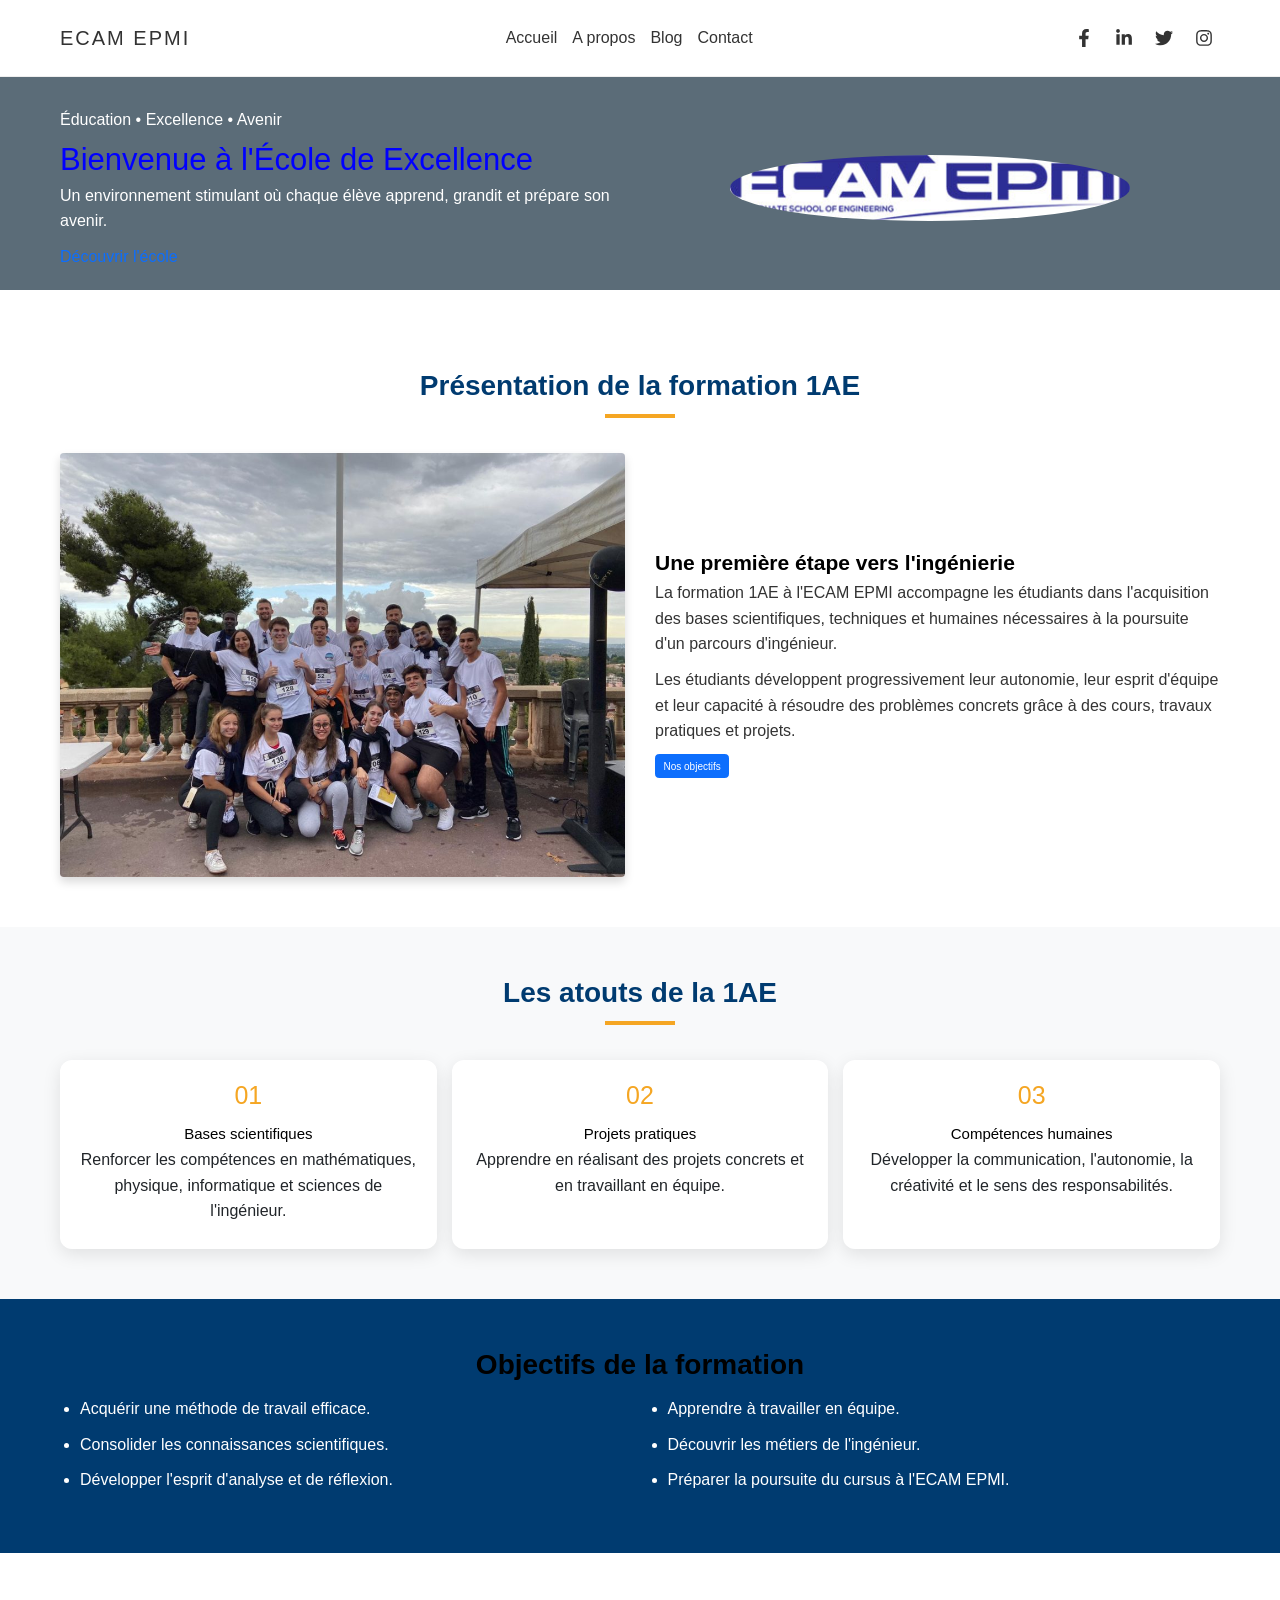
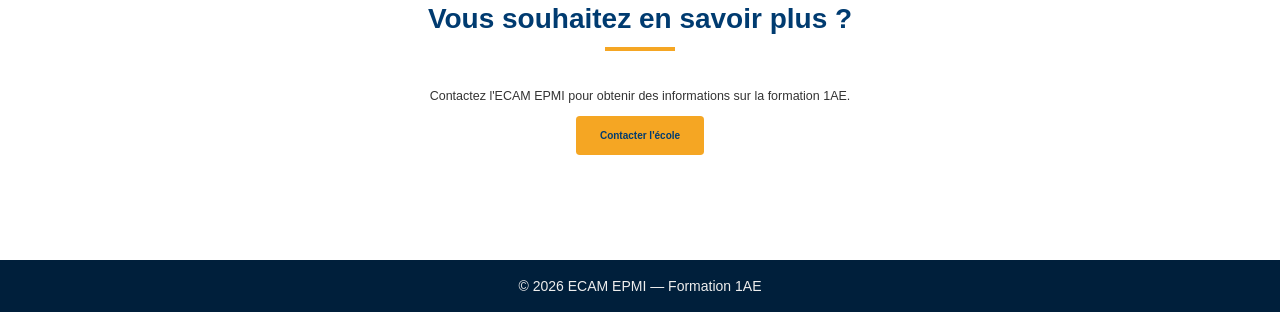
<file: index.html>
<html lang="fr">

<head>
  <meta charset="UTF-8">
  <meta http-equiv="X-UA-Compatible" content="IE=edge">
  <meta name="viewport" content="width=device-width, initial-scale=1.0">
  <title>1AE Ecam Epmi</title>
  <meta name="description" content="site web 1AE">
  <link rel="shortcut icon" href="./img/logoEcamEpmi.jpg" type="image/x-icon">
  <link rel="preconnect" href="https://fonts.googleapis.com">
  <link rel="preconnect" href="https://fonts.gstatic.com" crossorigin>
  <script src="https://cdn.jsdelivr.net/npm/bootstrap@5.3.8/dist/js/bootstrap.bundle.min.js"></script>
  <link href="https://cdn.jsdelivr.net/npm/bootstrap@5.3.8/dist/css/bootstrap.min.css" rel="stylesheet">
  <link rel="stylesheet" href="./css/global.css">
  <script src="./js/global.js" defer></script>
</head>

<body>


   <header class="header">
    <div class="container d-flex">
      <div class="logo">
         ECAM EPMI
      </div>
      <button class="burger" type="button"
        aria-label="Ouvrir le menu" aria-expanded="false">
  <span class="bar"></span>
</button>
      <nav class="navbar ">
        <ul class="menu list-unstyled">
          <li><a href="index.html">Accueil</a></li>
          <li><a href="aPropos.html">A propos</a></li>
          <li><a href="blog.php">Blog</a></li>      
          <li><a href="contact.html">Contact</a></li>
        </ul>
      </nav>
      <div class="right">
        <ul class="socials list-unstyled">
          <li>
            <a href="https://google.fr" target="_blank">
              <svg aria-hidden="true" class="icon facebook" focusable="false" data-prefix="fab" data-icon="facebook-f"
                class="svg-inline--fa fa-facebook-f fa-w-10" role="img" xmlns="http://www.w3.org/2000/svg"
                viewBox="0 0 320 512">
                <path fill="currentColor"
                  d="M279.14 288l14.22-92.66h-88.91v-60.13c0-25.35 12.42-50.06 52.24-50.06h40.42V6.26S260.43 0 225.36 0c-73.22 0-121.08 44.38-121.08 124.72v70.62H22.89V288h81.39v224h100.17V288z">
                </path>
              </svg>
            </a>
          </li>
          <li>
            <a href="https://google.fr">
              <svg aria-hidden="true" class="icon linkedin" focusable="false" data-prefix="fab" data-icon="linkedin-in"
                class="svg-inline--fa fa-linkedin-in fa-w-14" role="img" xmlns="http://www.w3.org/2000/svg"
                viewBox="0 0 448 512">
                <path fill="currentColor"
                  d="M100.28 448H7.4V148.9h92.88zM53.79 108.1C24.09 108.1 0 83.5 0 53.8a53.79 53.79 0 0 1 107.58 0c0 29.7-24.1 54.3-53.79 54.3zM447.9 448h-92.68V302.4c0-34.7-.7-79.2-48.29-79.2-48.29 0-55.69 37.7-55.69 76.7V448h-92.78V148.9h89.08v40.8h1.3c12.4-23.5 42.69-48.3 87.88-48.3 94 0 111.28 61.9 111.28 142.3V448z">
                </path>
              </svg>
            </a>
          </li>
          <li>
            <a href="https://google.fr">
              <svg aria-hidden="true" class="icon twitter" focusable="false" data-prefix="fab" data-icon="twitter"
                class="svg-inline--fa fa-twitter fa-w-16" role="img" xmlns="http://www.w3.org/2000/svg"
                viewBox="0 0 512 512">
                <path fill="currentColor"
                  d="M459.37 151.716c.325 4.548.325 9.097.325 13.645 0 138.72-105.583 298.558-298.558 298.558-59.452 0-114.68-17.219-161.137-47.106 8.447.974 16.568 1.299 25.34 1.299 49.055 0 94.213-16.568 130.274-44.832-46.132-.975-84.792-31.188-98.112-72.772 6.498.974 12.995 1.624 19.818 1.624 9.421 0 18.843-1.3 27.614-3.573-48.081-9.747-84.143-51.98-84.143-102.985v-1.299c13.969 7.797 30.214 12.67 47.431 13.319-28.264-18.843-46.781-51.005-46.781-87.391 0-19.492 5.197-37.36 14.294-52.954 51.655 63.675 129.3 105.258 216.365 109.807-1.624-7.797-2.599-15.918-2.599-24.04 0-57.828 46.782-104.934 104.934-104.934 30.213 0 57.502 12.67 76.67 33.137 23.715-4.548 46.456-13.32 66.599-25.34-7.798 24.366-24.366 44.833-46.132 57.827 21.117-2.273 41.584-8.122 60.426-16.243-14.292 20.791-32.161 39.308-52.628 54.253z">
                </path>
              </svg>
            </a>
          </li>
          <li>
            <a href="https://google.fr">
              <svg aria-hidden="true" class="icon insta" focusable="false" data-prefix="fab" data-icon="instagram"
                class="svg-inline--fa fa-instagram fa-w-14" role="img" xmlns="http://www.w3.org/2000/svg"
                viewBox="0 0 448 512">
                <path fill="currentColor"
                  d="M224.1 141c-63.6 0-114.9 51.3-114.9 114.9s51.3 114.9 114.9 114.9S339 319.5 339 255.9 287.7 141 224.1 141zm0 189.6c-41.1 0-74.7-33.5-74.7-74.7s33.5-74.7 74.7-74.7 74.7 33.5 74.7 74.7-33.6 74.7-74.7 74.7zm146.4-194.3c0 14.9-12 26.8-26.8 26.8-14.9 0-26.8-12-26.8-26.8s12-26.8 26.8-26.8 26.8 12 26.8 26.8zm76.1 27.2c-1.7-35.9-9.9-67.7-36.2-93.9-26.2-26.2-58-34.4-93.9-36.2-37-2.1-147.9-2.1-184.9 0-35.8 1.7-67.6 9.9-93.9 36.1s-34.4 58-36.2 93.9c-2.1 37-2.1 147.9 0 184.9 1.7 35.9 9.9 67.7 36.2 93.9s58 34.4 93.9 36.2c37 2.1 147.9 2.1 184.9 0 35.9-1.7 67.7-9.9 93.9-36.2 26.2-26.2 34.4-58 36.2-93.9 2.1-37 2.1-147.8 0-184.8zM398.8 388c-7.8 19.6-22.9 34.7-42.6 42.6-29.5 11.7-99.5 9-132.1 9s-102.7 2.6-132.1-9c-19.6-7.8-34.7-22.9-42.6-42.6-11.7-29.5-9-99.5-9-132.1s-2.6-102.7 9-132.1c7.8-19.6 22.9-34.7 42.6-42.6 29.5-11.7 99.5-9 132.1-9s102.7-2.6 132.1 9c19.6 7.8 34.7 22.9 42.6 42.6 11.7 29.5 9 99.5 9 132.1s2.7 102.7-9 132.1z">
                </path>
              </svg>
            </a>
          </li>
        </ul>
      </div>
    </div>
  </header>

  <section id="hero" class="hero">
    <div class="container">
      <div class="grid">
        <div class="hero__item left">
            <p class="surtitre">Éducation • Excellence • Avenir</p>
            <h1  style="color: blue;">Bienvenue à l'École de Excellence</h1>
            <p>
                 Un environnement stimulant où chaque élève apprend,
                 grandit et prépare son avenir.
            </p>
            <a href="#inscription" class="bouton">Découvrir l'école</a>
        </div>
        <div class="hero__item right">
          <div class="hero__avatar">
            <img src="./img/logoEcamEpmi.jpg" width: 100%;   height: 210px;   >
          </div>
        </div>
      </div>
    </div>
  </section>



  <main>
    <section id="accueil" class="pt-5">
    <!-- Présentation -->
    <section id="formation" class="py-5">
      <div class="container">
        <h2 class="text-center titre-section">Présentation de la formation 1AE</h2>
        <div class="ligne-titre"></div>

        <div class="row align-items-center g-5">
          <div class="col-md-6">
            <img src="img/equipe-ecam-epmi-grasse-campus-games-1024x768.jpg"
                 class="img-fluid rounded shadow"
                 alt="Formation 1AE ECAM EPMI">
          </div>

          <div class="col-md-6">
            <h3 class="fw-bold">Une première étape vers l'ingénierie</h3>

            <p>
              La formation 1AE à l'ECAM EPMI accompagne les étudiants dans
              l'acquisition des bases scientifiques, techniques et humaines
              nécessaires à la poursuite d'un parcours d'ingénieur.
            </p>

            <p>
              Les étudiants développent progressivement leur autonomie,
              leur esprit d'équipe et leur capacité à résoudre des problèmes
              concrets grâce à des cours, travaux pratiques et projets.
            </p>

            <a href="#atouts" class="btn btn-primary">Nos objectifs</a>
          </div>
        </div>
      </div>
    </section>

    <!-- Atouts -->
    <section id="atouts" class="bg-light py-5">
      <div class="container">
        <h2 class="text-center titre-section">Les atouts de la 1AE</h2>
        <div class="ligne-titre"></div>

        <div class="row g-4">
          <div class="col-md-4">
            <div class="card carte-atout text-center p-4">
              <div class="icone">01</div>
              <h4 class="mt-3">Bases scientifiques</h4>
              <p>
                Renforcer les compétences en mathématiques, physique,
                informatique et sciences de l'ingénieur.
              </p>
            </div>
          </div>

          <div class="col-md-4">
            <div class="card carte-atout text-center p-4">
              <div class="icone">02</div>
              <h4 class="mt-3">Projets pratiques</h4>
              <p>
                Apprendre en réalisant des projets concrets et en travaillant
                en équipe.
              </p>
            </div>
          </div>

          <div class="col-md-4">
            <div class="card carte-atout text-center p-4">
              <div class="icone">03</div>
              <h4 class="mt-3">Compétences humaines</h4>
              <p>
                Développer la communication, l'autonomie, la créativité
                et le sens des responsabilités.
              </p>
            </div>
          </div>
        </div>
      </div>
    </section>

    <!-- Objectifs -->
    <section class="section-bleue py-5"   text-center>
      <div class="container text-center">
        <h2 class="fw-bold">Objectifs de la formation</h2>

        <div class="row mt-4 text-start"  >
          <div class="col-md-6">
            <ul>
              <li>Acquérir une méthode de travail efficace.</li>
              <li>Consolider les connaissances scientifiques.</li>
              <li>Développer l'esprit d'analyse et de réflexion.</li>
            </ul>
          </div>

          <div class="col-md-6"  >
            <ul>
              <li>Apprendre à travailler en équipe.</li>
              <li>Découvrir les métiers de l'ingénieur.</li>
              <li>Préparer la poursuite du cursus à l'ECAM EPMI.</li>
            </ul>
          </div>
        </div>
      </div>
    </section>


    <!-- Contact -->
    <section id="contact" class="py-5">
      <div class="container text-center">
        <h2 class="titre-section">Vous souhaitez en savoir plus ?</h2>
        <div class="ligne-titre"></div>

        <p class="lead">
          Contactez l'ECAM EPMI pour obtenir des informations sur la formation 1AE.
        </p>

        <a href="mailto:contact@ecam-epmi.fr" class="btn btn-ecam">
          Contacter l'école
        </a>
      </div>
    </section>

  </main>

  <footer class="py-4 text-center">
    <p class="mb-0">© 2026 ECAM EPMI — Formation 1AE</p>
  </footer>

</body>

</html>
</file>
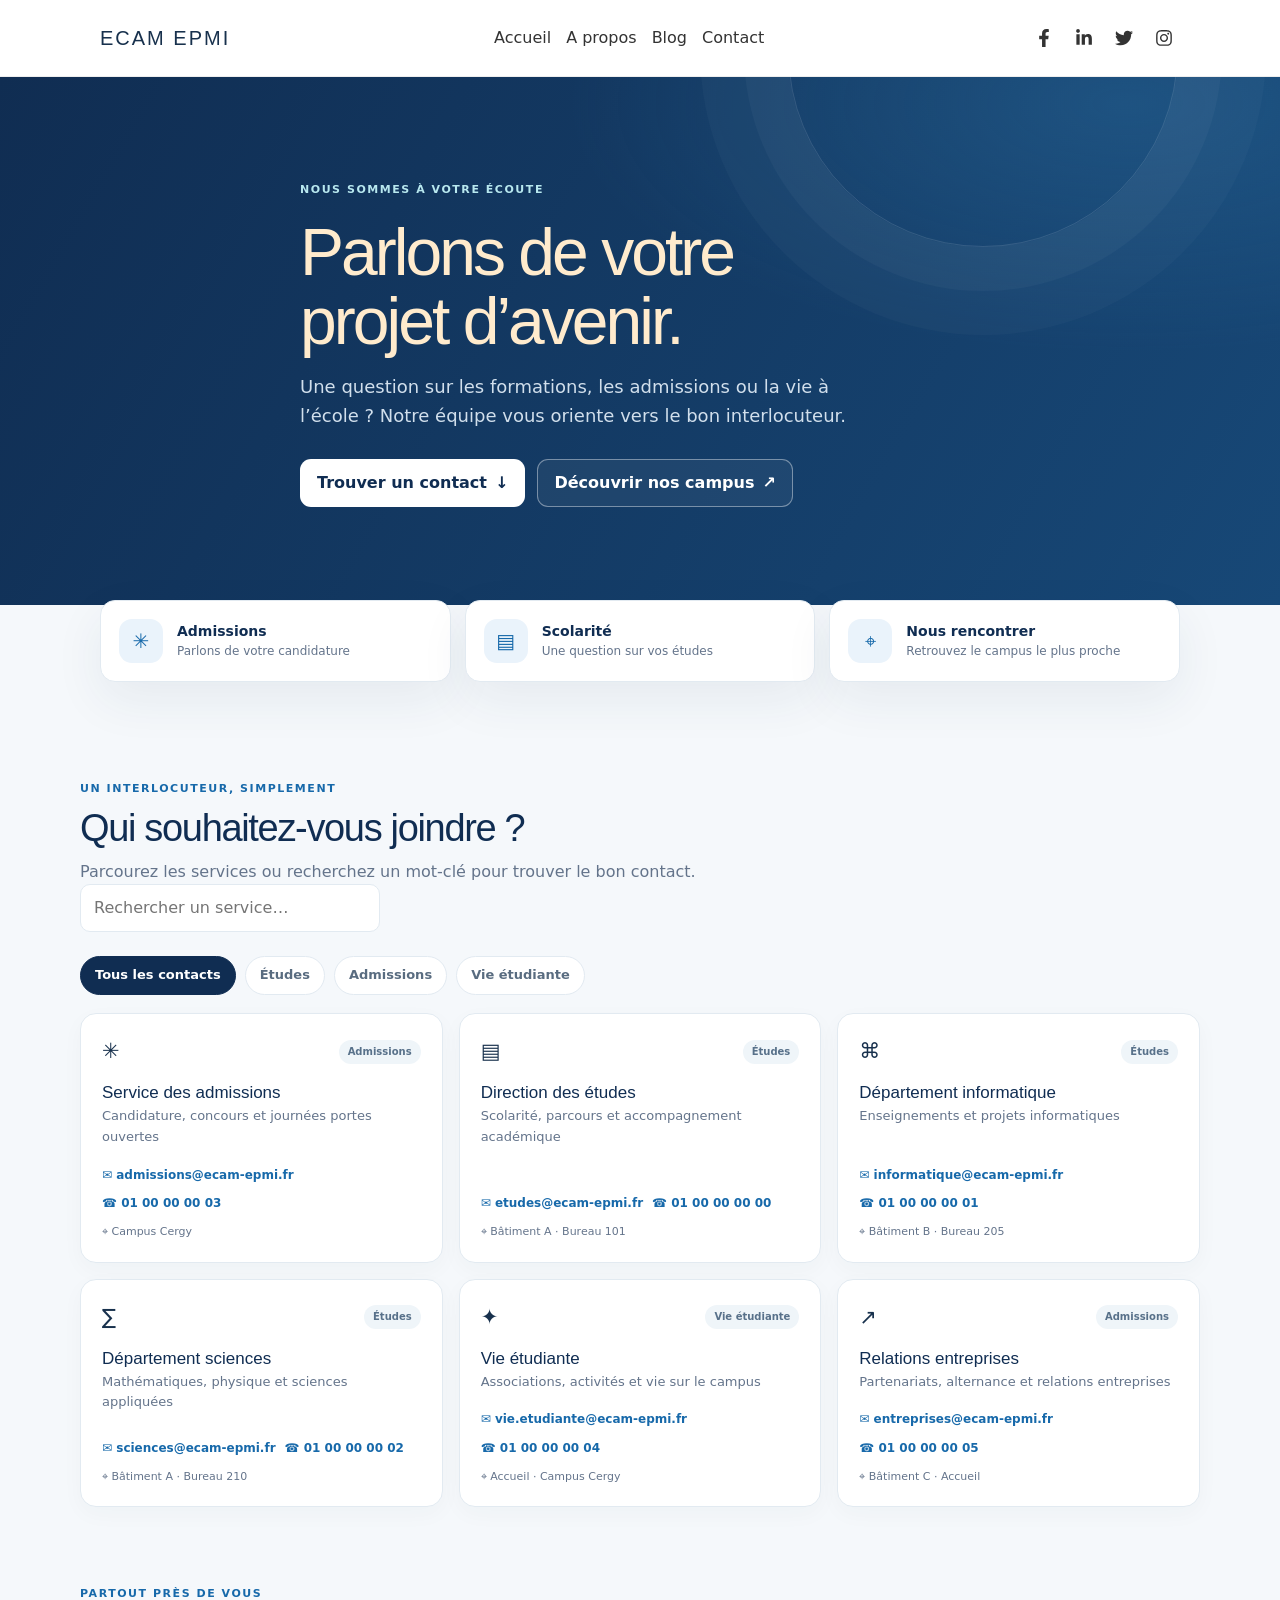
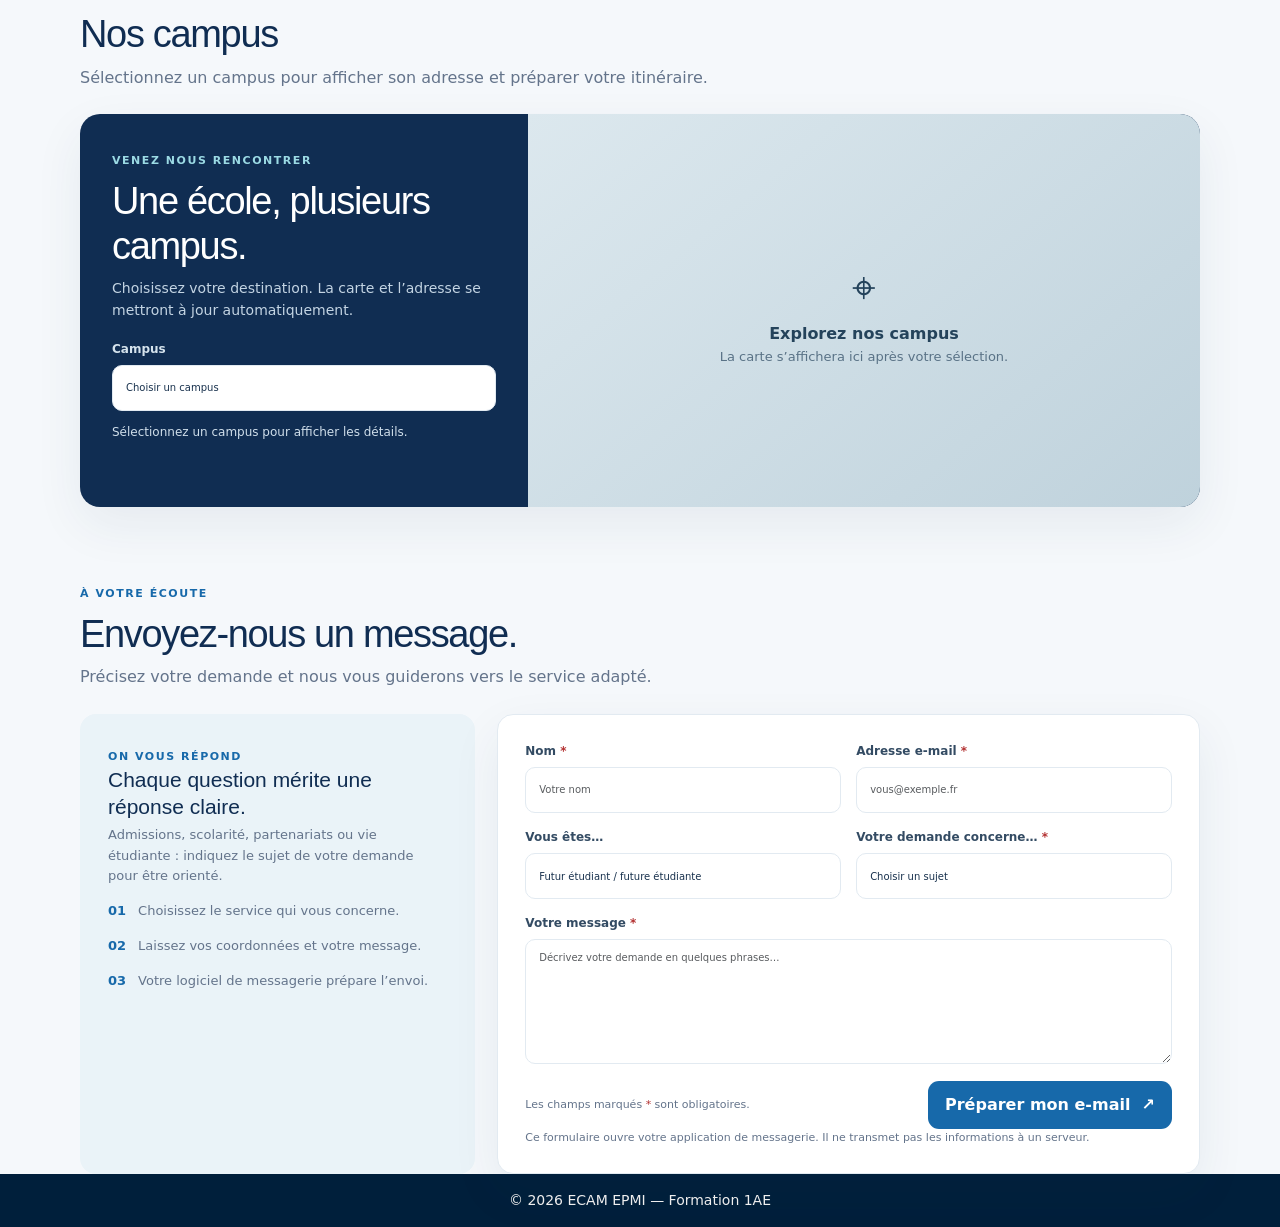
<file: contact.html>
<!DOCTYPE html>
<html lang="fr">
<head>
  <meta charset="UTF-8">
  <meta name="viewport" content="width=device-width, initial-scale=1">
  <meta name="description" content="Contactez ECAM-EPMI et trouvez le bon interlocuteur parmi nos services et campus.">
  <meta name="theme-color" content="#102d52">
  <meta http-equiv="X-UA-Compatible" content="IE=edge">
  <meta name="viewport" content="width=device-width, initial-scale=1.0">
  <title>1AE Ecam Epmi</title>
  <meta name="description" content="site web 1AE">
  <link rel="shortcut icon" href="./img/logoEcamEpmi.jpg" type="image/x-icon">
  <link rel="preconnect" href="https://fonts.googleapis.com">
  <link rel="preconnect" href="https://fonts.gstatic.com" crossorigin>
  <script src="https://cdn.jsdelivr.net/npm/bootstrap@5.3.8/dist/js/bootstrap.bundle.min.js"></script>
  <link href="https://cdn.jsdelivr.net/npm/bootstrap@5.3.8/dist/css/bootstrap.min.css" rel="stylesheet">
  <link rel="stylesheet" href="./css/global.css">
  <script src="./js/global.js" defer></script>
  <title>Contact | ECAM-EPMI</title>
  <style>
    /* 1. Couleurs, base et éléments communs */
    :root {
      --navy: #102d52;
      --blue: #1769aa;
      --ink: #18314d;
      --muted: #64748b;
      --line: #e2eaf1;
      --paper: #f5f8fb;
      --white: #fff;
      --orange: #ef9c42;
      --shadow: 0 18px 50px #17395c12;
    }

    * { box-sizing: border-box; }
    html { scroll-behavior: smooth; }
    body {
      margin: 0;
      background: var(--paper);
      color: var(--ink);
      font: 16px/1.6 Inter, system-ui, -apple-system, "Segoe UI", sans-serif;
    }
    a { color: inherit; }
    button, input, select, textarea { font: inherit; }
    .container { width: min(1120px, calc(100% - 40px)); margin: 0 auto; }
    .section { padding: 72px 0 0; }
    .section-heading { margin-bottom: 24px; }
    .eyebrow {
      color: var(--blue);
      font-size: 11px;
      font-weight: 800;
      letter-spacing: .14em;
      text-transform: uppercase;
    }
    h2 {
      margin: 7px 0;
      color: var(--navy);
      font-size: clamp(28px, 4vw, 38px);
      line-height: 1.2;
      letter-spacing: -.035em;
    }
    .section-intro { max-width: 650px; margin: 7px 0 0; color: var(--muted); }

    /* 2. Navigation */
    .site-header { background: var(--white); border-bottom: 1px solid var(--line); }
    .header-inner {
      min-height: 76px;
      display: flex;
      align-items: center;
      justify-content: space-between;
      gap: 24px;
    }
    .brand {
      display: flex;
      align-items: center;
      gap: 12px;
      color: var(--navy);
      font-weight: 850;
      text-decoration: none;
    }
    .brand-mark {
      display: grid;
      width: 42px;
      height: 42px;
      place-items: center;
      border-radius: 13px;
      background: var(--navy);
      color: var(--white);
      font-size: 13px;
    }
    .brand small { display: block; color: var(--muted); font-size: 10px; letter-spacing: .13em; }
    .navigation { display: flex; align-items: center; gap: 26px; }
    .navigation a { color: #52647a; font-size: 14px; font-weight: 650; text-decoration: none; }
    .navigation a:hover, .navigation a[aria-current="page"] { color: var(--blue); }
    .navigation .nav-button {
      padding: 10px 16px;
      border-radius: 10px;
      background: var(--navy);
      color: var(--white);
    }

    /* 3. Bannière d’accueil */
    .hero {
      position: relative;
      overflow: hidden;
      padding: 78px 0;
      background: radial-gradient(ellipse at 88% 5%, #347fb34a, transparent 35%),
                  linear-gradient(120deg, var(--navy), #174877);
      color: var(--white);
    }
    .hero::after {
      position: absolute;
      top: -220px;
      right: 8%;
      width: 390px;
      height: 390px;
      border: 1px solid #ffffff20;
      border-radius: 50%;
      box-shadow: 0 0 0 44px #ffffff08, 0 0 0 88px #ffffff06;
      content: "";
    }
    .hero-content { position: relative; z-index: 1; max-width: 720px; }
    .hero .eyebrow { color: #b8e8ef; }
    .hero h1 { margin: 18px 0; font-size: clamp(40px, 6vw, 66px); line-height: 1.04; letter-spacing: -.045em; }
    .hero p { max-width: 590px; margin: 0; color: #d1dfec; font-size: 18px; }
    .hero-actions { display: flex; flex-wrap: wrap; gap: 12px; margin-top: 28px; }
    .button {
      display: inline-flex;
      min-height: 46px;
      align-items: center;
      justify-content: center;
      gap: 8px;
      padding: 10px 16px;
      border: 1px solid transparent;
      border-radius: 11px;
      cursor: pointer;
      font-weight: 750;
      text-decoration: none;
      transition: transform .18s, background .18s;
    }
    .button:hover { transform: translateY(-2px); }
    .button-light { background: var(--white); color: var(--navy); }
    .button-outline { border-color: #ffffff66; background: #ffffff0d; color: var(--white); }
    .button-primary { background: var(--blue); color: var(--white); }
    .button-primary:hover { background: #105890; }
    .hero-note { margin-top: 18px; color: #bdd0df; font-size: 12px; }

    /* 4. Accès rapides */
    .quick-links {
      position: relative;
      z-index: 2;
      display: grid;
      grid-template-columns: repeat(3, 1fr);
      gap: 14px;
      margin-top: -25px;
    }
    .quick-card {
      display: flex;
      align-items: center;
      gap: 14px;
      padding: 18px;
      border: 1px solid var(--line);
      border-radius: 15px;
      background: var(--white);
      box-shadow: var(--shadow);
      text-decoration: none;
    }
    .quick-icon {
      display: grid;
      width: 44px;
      height: 44px;
      flex: none;
      place-items: center;
      border-radius: 13px;
      background: #eaf3fb;
      color: var(--blue);
      font-size: 20px;
    }
    .quick-card strong { display: block; color: var(--navy); font-size: 14px; }
    .quick-card span:last-child { color: var(--muted); font-size: 12px; }

    /* 5. Recherche et fiches contacts */
    .directory-tools { display: flex; align-items: end; justify-content: space-between; gap: 20px; }
    .search-field { width: min(300px, 100%); }
    .search-field input, .form-control {
      width: 100%;
      min-height: 46px;
      padding: 10px 13px;
      border: 1px solid var(--line);
      border-radius: 10px;
      background: var(--white);
      color: var(--ink);
    }
    .search-field input:focus, .form-control:focus {
      border-color: #68a8d2;
      outline: 3px solid #1769aa1c;
    }
    .filters { display: flex; flex-wrap: wrap; gap: 9px; margin: 18px 0; }
    .filter-button {
      padding: 8px 14px;
      border: 1px solid var(--line);
      border-radius: 999px;
      background: var(--white);
      color: #596c80;
      cursor: pointer;
      font-size: 13px;
      font-weight: 700;
    }
    .filter-button[aria-pressed="true"] { border-color: var(--navy); background: var(--navy); color: var(--white); }
    .contact-grid { display: grid; grid-template-columns: repeat(3, 1fr); gap: 16px; }
    .contact-card {
      display: flex;
      min-height: 225px;
      flex-direction: column;
      padding: 21px;
      border: 1px solid var(--line);
      border-radius: 16px;
      background: var(--white);
      box-shadow: 0 7px 22px #18314d08;
    }
    .card-top { display: flex; align-items: center; justify-content: space-between; }
    .contact-icon { font-size: 21px; }
    .category-tag { padding: 4px 9px; border-radius: 99px; background: #eff5f9; color: #58718a; font-size: 10px; font-weight: 800; }
    .contact-card h3 { margin: 15px 0 3px; color: var(--navy); font-size: 17px; }
    .contact-card p { margin: 0; color: var(--muted); font-size: 13px; }
    .contact-links { display: flex; flex-wrap: wrap; gap: 9px; margin-top: auto; padding-top: 18px; }
    .contact-links a { color: var(--blue); font-size: 12px; font-weight: 700; text-decoration: none; }
    .contact-links a:hover { text-decoration: underline; }
    .contact-location { margin-top: 10px !important; font-size: 11px !important; }
    .empty-result { grid-column: 1 / -1; padding: 30px; border: 1px dashed #cbd8e3; border-radius: 14px; color: var(--muted); text-align: center; }
    .sample-note { margin-top: 14px; color: var(--muted); font-size: 11px; }

    /* 6. Sélecteur de campus et carte */
    .campus-panel {
      display: grid;
      grid-template-columns: .8fr 1.2fr;
      overflow: hidden;
      border-radius: 20px;
      background: var(--navy);
      box-shadow: var(--shadow);
      color: var(--white);
    }
    .campus-details { padding: 32px; }
    .campus-details .eyebrow { color: #9bdae4; }
    .campus-details h2 { color: var(--white); }
    .campus-details p { color: #c3d4e3; font-size: 14px; }
    .campus-details label, .form-field label { display: block; margin-bottom: 6px; font-size: 12px; font-weight: 750; }
    .campus-details label { margin-top: 18px; color: #d5e3ed; }
    .campus-address { min-height: 40px; margin: 12px 0; color: #d0dfeb; font-size: 12px; }
    .map-frame, .map-frame iframe { width: 100%; min-height: 330px; border: 0; }
    .map-frame { display: grid; place-items: center; background: linear-gradient(140deg, #dce8ee, #bfd2dc); color: #24435b; text-align: center; }
    .map-frame p { margin: 0; color: #597286; font-size: 13px; }
    .map-symbol { display: block; font-size: 42px; }

    /* 7. Formulaire de contact */
    .form-layout { display: grid; grid-template-columns: .72fr 1.28fr; gap: 22px; }
    .form-intro { padding: 28px; border-radius: 16px; background: #eaf3f8; }
    .form-intro h3 { color: var(--navy); font-size: 21px; line-height: 1.25; }
    .form-intro p, .form-intro li { color: var(--muted); font-size: 13px; }
    .form-intro ul { padding-left: 19px; }
    .form-card { padding: 27px; border: 1px solid var(--line); border-radius: 16px; background: var(--white); box-shadow: var(--shadow); }
    .form-grid { display: grid; grid-template-columns: 1fr 1fr; gap: 15px; }
    .form-field.full { grid-column: 1 / -1; }
    .form-field label { color: #334b63; }
    .form-field textarea { min-height: 125px; resize: vertical; }
    .required { color: #b33131; }
    .form-footer { display: flex; align-items: center; justify-content: space-between; gap: 12px; margin-top: 17px; }
    .form-help, .form-note { color: var(--muted); font-size: 11px; }
    .form-status { color: #17643e; font-size: 13px; }
    .form-status:empty { display: none; }
    .form-note { margin-bottom: 0; }

    /* 8. Questions fréquentes et pied de page */
    .faq-grid { display: grid; grid-template-columns: repeat(3, 1fr); gap: 14px; padding-bottom: 70px; }
    .faq-card { padding: 19px; border: 1px solid var(--line); border-radius: 14px; background: var(--white); }
    .faq-card h3 { margin: 0 0 7px; color: var(--navy); font-size: 14px; }
    .faq-card p { margin: 0; color: var(--muted); font-size: 12px; }
    .site-footer { padding: 25px 0; background: #0c2340; color: #cfdae5; font-size: 12px; }
    .footer-inner { display: flex; justify-content: space-between; gap: 15px; }
    .site-footer a { color: var(--white); text-decoration: none; }

    /* 9. Adaptation mobile et accessibilité */
    @media (max-width: 850px) {
      .navigation { gap: 14px; }
      .contact-grid { grid-template-columns: repeat(2, 1fr); }
      .campus-panel { grid-template-columns: 1fr; }
      .map-frame, .map-frame iframe { min-height: 290px; }
      .form-layout { grid-template-columns: 1fr; }
      .faq-grid { grid-template-columns: repeat(2, 1fr); }
    }
    @media (max-width: 600px) {
      .container { width: calc(100% - 30px); }
      .header-inner { align-items: flex-start; flex-direction: column; gap: 12px; padding: 13px 0; }
      .navigation { width: 100%; gap: 17px; overflow-x: auto; }
      .navigation a { flex: none; font-size: 12px; }
      .hero { padding: 55px 0; }
      .hero p { font-size: 16px; }
      .quick-links, .contact-grid, .faq-grid { grid-template-columns: 1fr; }
      .quick-links { gap: 9px; margin-top: -18px; }
      .section { padding-top: 54px; }
      .directory-tools { align-items: stretch; flex-direction: column; }
      .search-field { width: 100%; }
      .contact-card { min-height: 205px; }
      .campus-details, .form-card { padding: 22px; }
      .form-grid { grid-template-columns: 1fr; }
      .form-field.full { grid-column: auto; }
      .form-footer, .footer-inner { align-items: flex-start; flex-direction: column; }
    }
    @media (prefers-reduced-motion: reduce) {
      html { scroll-behavior: auto; }
      *, *::before, *::after { transition: none !important; }
    }
  
    /* Composants utilisés par les fiches contact et le formulaire */
    .dept-icon { font-size: 21px; }
    .tag { padding: 4px 9px; border-radius: 99px; background: #eff5f9; color: #58718a; font-size: 10px; font-weight: 800; }
    .contact-detail { display: flex; flex-wrap: wrap; gap: 9px; margin-top: auto; padding-top: 18px; }
    .detail-link { color: var(--blue); font-size: 12px; font-weight: 700; text-decoration: none; }
    .detail-link:hover { text-decoration: underline; }
    .contact-empty { grid-column: 1 / -1; padding: 30px; border: 1px dashed #cbd8e3; border-radius: 14px; color: var(--muted); text-align: center; }
    .map-placeholder { display: grid; min-height: 330px; place-items: center; }
    .map-placeholder strong { display: block; }
    .map-placeholder span { display: block; font-size: 42px; }
    .aside-point { display: flex; gap: 12px; margin-top: 14px; color: var(--muted); font-size: 13px; }
    .aside-point b { color: var(--blue); }
    .button-outline { border-color: #ffffff66; background: #ffffff0d; color: var(--white); }
    .button-outline:hover { background: #ffffff20; }
    .form-status:empty { display: none; }
    @media (max-width: 600px) { .quick-links { grid-template-columns: 1fr; } }
  </style>
</head>

<body>

   <header class="header">
    <div class="container d-flex">
      <div class="logo">
         ECAM EPMI
      </div>
      <button class="burger" type="button"
        aria-label="Ouvrir le menu" aria-expanded="false">
  <span class="bar"></span>
</button>
      <nav class="navbar ">
        <ul class="menu list-unstyled">
          <li><a href="index.html">Accueil</a></li>
          <li><a href="aPropos.html">A propos</a></li>
          <li><a href="blog.php">Blog</a></li>      
          <li><a href="contact.html">Contact</a></li>
        </ul>
      </nav>
      <div class="right">
        <ul class="socials list-unstyled">
          <li>
            <a href="https://google.fr" target="_blank">
              <svg aria-hidden="true" class="icon facebook" focusable="false" data-prefix="fab" data-icon="facebook-f"
                class="svg-inline--fa fa-facebook-f fa-w-10" role="img" xmlns="http://www.w3.org/2000/svg"
                viewBox="0 0 320 512">
                <path fill="currentColor"
                  d="M279.14 288l14.22-92.66h-88.91v-60.13c0-25.35 12.42-50.06 52.24-50.06h40.42V6.26S260.43 0 225.36 0c-73.22 0-121.08 44.38-121.08 124.72v70.62H22.89V288h81.39v224h100.17V288z">
                </path>
              </svg>
            </a>
          </li>
          <li>
            <a href="https://google.fr">
              <svg aria-hidden="true" class="icon linkedin" focusable="false" data-prefix="fab" data-icon="linkedin-in"
                class="svg-inline--fa fa-linkedin-in fa-w-14" role="img" xmlns="http://www.w3.org/2000/svg"
                viewBox="0 0 448 512">
                <path fill="currentColor"
                  d="M100.28 448H7.4V148.9h92.88zM53.79 108.1C24.09 108.1 0 83.5 0 53.8a53.79 53.79 0 0 1 107.58 0c0 29.7-24.1 54.3-53.79 54.3zM447.9 448h-92.68V302.4c0-34.7-.7-79.2-48.29-79.2-48.29 0-55.69 37.7-55.69 76.7V448h-92.78V148.9h89.08v40.8h1.3c12.4-23.5 42.69-48.3 87.88-48.3 94 0 111.28 61.9 111.28 142.3V448z">
                </path>
              </svg>
            </a>
          </li>
          <li>
            <a href="https://google.fr">
              <svg aria-hidden="true" class="icon twitter" focusable="false" data-prefix="fab" data-icon="twitter"
                class="svg-inline--fa fa-twitter fa-w-16" role="img" xmlns="http://www.w3.org/2000/svg"
                viewBox="0 0 512 512">
                <path fill="currentColor"
                  d="M459.37 151.716c.325 4.548.325 9.097.325 13.645 0 138.72-105.583 298.558-298.558 298.558-59.452 0-114.68-17.219-161.137-47.106 8.447.974 16.568 1.299 25.34 1.299 49.055 0 94.213-16.568 130.274-44.832-46.132-.975-84.792-31.188-98.112-72.772 6.498.974 12.995 1.624 19.818 1.624 9.421 0 18.843-1.3 27.614-3.573-48.081-9.747-84.143-51.98-84.143-102.985v-1.299c13.969 7.797 30.214 12.67 47.431 13.319-28.264-18.843-46.781-51.005-46.781-87.391 0-19.492 5.197-37.36 14.294-52.954 51.655 63.675 129.3 105.258 216.365 109.807-1.624-7.797-2.599-15.918-2.599-24.04 0-57.828 46.782-104.934 104.934-104.934 30.213 0 57.502 12.67 76.67 33.137 23.715-4.548 46.456-13.32 66.599-25.34-7.798 24.366-24.366 44.833-46.132 57.827 21.117-2.273 41.584-8.122 60.426-16.243-14.292 20.791-32.161 39.308-52.628 54.253z">
                </path>
              </svg>
            </a>
          </li>
          <li>
            <a href="https://google.fr">
              <svg aria-hidden="true" class="icon insta" focusable="false" data-prefix="fab" data-icon="instagram"
                class="svg-inline--fa fa-instagram fa-w-14" role="img" xmlns="http://www.w3.org/2000/svg"
                viewBox="0 0 448 512">
                <path fill="currentColor"
                  d="M224.1 141c-63.6 0-114.9 51.3-114.9 114.9s51.3 114.9 114.9 114.9S339 319.5 339 255.9 287.7 141 224.1 141zm0 189.6c-41.1 0-74.7-33.5-74.7-74.7s33.5-74.7 74.7-74.7 74.7 33.5 74.7 74.7-33.6 74.7-74.7 74.7zm146.4-194.3c0 14.9-12 26.8-26.8 26.8-14.9 0-26.8-12-26.8-26.8s12-26.8 26.8-26.8 26.8 12 26.8 26.8zm76.1 27.2c-1.7-35.9-9.9-67.7-36.2-93.9-26.2-26.2-58-34.4-93.9-36.2-37-2.1-147.9-2.1-184.9 0-35.8 1.7-67.6 9.9-93.9 36.1s-34.4 58-36.2 93.9c-2.1 37-2.1 147.9 0 184.9 1.7 35.9 9.9 67.7 36.2 93.9s58 34.4 93.9 36.2c37 2.1 147.9 2.1 184.9 0 35.9-1.7 67.7-9.9 93.9-36.2 26.2-26.2 34.4-58 36.2-93.9 2.1-37 2.1-147.8 0-184.8zM398.8 388c-7.8 19.6-22.9 34.7-42.6 42.6-29.5 11.7-99.5 9-132.1 9s-102.7 2.6-132.1-9c-19.6-7.8-34.7-22.9-42.6-42.6-11.7-29.5-9-99.5-9-132.1s-2.6-102.7 9-132.1c7.8-19.6 22.9-34.7 42.6-42.6 29.5-11.7 99.5-9 132.1-9s102.7-2.6 132.1 9c19.6 7.8 34.7 22.9 42.6 42.6 11.7 29.5 9 99.5 9 132.1s2.7 102.7-9 132.1z">
                </path>
              </svg>
            </a>
          </li>
        </ul>
      </div>
    </div>
  </header>

  <main id="accueil">
    <section class="hero">
      <div class="container hero-content">
        <span class="eyebrow">Nous sommes à votre écoute</span>
        <h1 style="color: blanchedalmond;">Parlons de votre<br>projet d’avenir.</h1>
        <p>Une question sur les formations, les admissions ou la vie à l’école&nbsp;? Notre équipe vous oriente vers le bon interlocuteur.</p>
        <div class="hero-actions">
          <a class="button button-light" href="#contacts">Trouver un contact <span aria-hidden="true">↓</span></a>
          <a class="button button-outline" href="#campus">Découvrir nos campus <span aria-hidden="true">↗</span></a>
        </div>
      </div>
    </section>
    <div class="container quick-links" aria-label="Contacts rapides">
      <a class="quick-card" href="mailto:admissions@ecam-epmi.fr">
        <span class="quick-icon" aria-hidden="true">✳</span>
        <span><strong>Admissions</strong><span>Parlons de votre candidature</span></span></a>
      <a class="quick-card" href="mailto:etudes@ecam-epmi.fr">
        <span class="quick-icon" aria-hidden="true">▤</span>
        <span><strong>Scolarité</strong><span>Une question sur vos études</span></span></a>
      <a class="quick-card" href="#campus">
        <span class="quick-icon" aria-hidden="true">⌖</span>
        <span><strong>Nous rencontrer</strong><span>Retrouvez le campus le plus proche</span></span></a>
    </div>
    <section class="section container" id="contacts">
      <div class="section-heading">
        <div>
          <span class="eyebrow">Un interlocuteur, simplement</span>
          <h2>Qui souhaitez-vous joindre&nbsp;?</h2>
          <p class="section-intro">Parcourez les services ou recherchez un mot-clé pour trouver le bon contact.</p>
        </div>
        <label class="search-field">
          <span class="visually-hidden" style="position:absolute;clip:rect(0,0,0,0)">Rechercher un contact</span>
          <input id="search" type="search" placeholder="Rechercher un service…" autocomplete="off">
        </label>
      </div>
      <div class="filters" role="group" aria-label="Filtrer les contacts">
        <button class="filter-button" type="button" aria-pressed="true" data-filter="Tous">Tous les contacts</button>
        <button class="filter-button" type="button" aria-pressed="false" data-filter="Études">Études</button>
        <button class="filter-button" type="button" aria-pressed="false" data-filter="Admissions">Admissions</button>
        <button class="filter-button" type="button" aria-pressed="false" data-filter="Vie étudiante">Vie étudiante</button>
      </div>
      <div class="contact-grid" id="contact-grid" aria-live="polite"></div>
      
    </section>
    <section class="section container" id="campus">
      <div class="section-heading">
        <div>
          <span class="eyebrow">Partout près de vous</span>
          <h2>Nos campus</h2>
          <p class="section-intro">Sélectionnez un campus pour afficher son adresse et préparer votre itinéraire.</p>
        </div>
      </div>
      <div class="campus-panel">
        <div class="campus-details">
          <span class="eyebrow">Venez nous rencontrer</span>
          <h2>Une école, plusieurs campus.</h2>
          <p>Choisissez votre destination. La carte et l’adresse se mettront à jour automatiquement.</p>
          <div class="campus-select-wrap">
            <label for="campus-select">Campus</label>
            <select class="form-control" id="campus-select">
              <option value="">Choisir un campus</option>
              <option value="cergy">Cergy-Pontoise</option>
              <option value="cachan">Cachan</option>
              <option value="grasse">Grasse</option>
            </select>
          </div>
          <div id="campus-address" class="campus-address" aria-live="polite">Sélectionnez un campus pour afficher les détails.</div>
          <a id="map-link" class="button button-outline" href="#campus" target="_blank" rel="noopener noreferrer" hidden>Ouvrir dans Google Maps ↗</a>
        </div>
        <div class="map-frame" id="map-frame">
          <div class="map-placeholder">
            <div>
              <span aria-hidden="true">⌖</span>
              <strong>Explorez nos campus</strong>
              <p>La carte s’affichera ici après votre sélection.</p>
            </div>
          </div>
        </div>
      </div>
    </section>
    <section class="section container" id="message">
        <div class="section-heading">
          <div>
            <span class="eyebrow">À votre écoute</span>
            <h2>Envoyez-nous un message.</h2>
            <p class="section-intro">Précisez votre demande et nous vous guiderons vers le service adapté.</p>
          </div>
        </div>
      <div class="form-layout"><aside class="form-intro">
        <span class="eyebrow">On vous répond</span>
        <h3>Chaque question mérite une réponse claire.</h3>
        <p>Admissions, scolarité, partenariats ou vie étudiante&nbsp;: indiquez le sujet de votre demande pour être orienté.</p>
        <div class="aside-point"><b>01</b>
          <span>Choisissez le service qui vous concerne.</span>
        </div>
        <div class="aside-point"><b>02</b>
          <span>Laissez vos coordonnées et votre message.</span>
        </div>
        <div class="aside-point"><b>03</b>
          <span>Votre logiciel de messagerie prépare l’envoi.</span>
        </div>
      </aside>
        <form class="form-card" id="contact-form">
          <div class="form-grid">
          <div class="form-field">
            <label for="name">Nom <span class="required">*</span></label>
            <input class="form-control" id="name" name="name" autocomplete="name" required placeholder="Votre nom">
          </div>
          <div class="form-field">
            <label for="email">Adresse e-mail <span class="required">*</span></label>
            <input class="form-control" id="email" name="email" type="email" autocomplete="email" required placeholder="vous@exemple.fr">
          </div>
          <div class="form-field"><label for="profile">Vous êtes…</label>
            <select class="form-control" id="profile" name="profile">
              <option>Futur étudiant / future étudiante</option>
              <option>Étudiant / étudiante</option><option>Parent</option>
              <option>Entreprise</option><option>Ancien / ancienne élève</option>
              <option>Autre</option>
            </select>
          </div>
          <div class="form-field">
            <label for="topic">Votre demande concerne… <span class="required">*</span></label>
            <select class="form-control" id="topic" name="topic" required>
              <option value="">Choisir un sujet</option>
              <option>Admissions et candidatures</option>
              <option>Formations et scolarité</option>
              <option>Vie étudiante</option>
              <option>Relations entreprises</option>
              <option>Autre demande</option>
            </select>
          </div>
          <div class="form-field full">
            <label for="message-text">Votre message <span class="required">*</span></label>
            <textarea class="form-control" id="message-text" name="message" required minlength="10" placeholder="Décrivez votre demande en quelques phrases…"></textarea>
          </div>
        </div>
        <div class="form-footer">
          <span class="form-help">Les champs marqués <span class="required">*</span> sont obligatoires.</span>
          <button class="button button-primary" type="submit">Préparer mon e-mail&nbsp; ↗</button>
        </div>
        <p class="form-status" id="form-status" role="status" aria-live="polite"></p>
        <p class="form-note">Ce formulaire ouvre votre application de messagerie. Il ne transmet pas les informations à un serveur.</p>
      </form>
      </div>
    </section>

  </main>
   <footer class="py-4 text-center">
    <p class="mb-0">© 2026 ECAM EPMI — Formation 1AE</p>
  </footer>
  <script>
    // Coordonnées de démonstration : remplacez-les par les informations officielles.
    const contacts = [
      {
        name: "Service des admissions",
        category: "Admissions",
        icon: "✳",
        description: "Candidature, concours et journées portes ouvertes",
        email: "admissions@ecam-epmi.fr",
        phone: "01 00 00 00 03",
        location: "Campus Cergy"
      },
      {
        name: "Direction des études",
        category: "Études",
        icon: "▤",
        description: "Scolarité, parcours et accompagnement académique",
        email: "etudes@ecam-epmi.fr",
        phone: "01 00 00 00 00",
        location: "Bâtiment A · Bureau 101"
      },
      {
        name: "Département informatique",
        category: "Études",
        icon: "⌘",
        description: "Enseignements et projets informatiques",
        email: "informatique@ecam-epmi.fr",
        phone: "01 00 00 00 01",
        location: "Bâtiment B · Bureau 205"
      },
      {
        name: "Département sciences",
        category: "Études",
        icon: "∑",
        description: "Mathématiques, physique et sciences appliquées",
        email: "sciences@ecam-epmi.fr",
        phone: "01 00 00 00 02",
        location: "Bâtiment A · Bureau 210"
      },
      {
        name: "Vie étudiante",
        category: "Vie étudiante",
        icon: "✦",
        description: "Associations, activités et vie sur le campus",
        email: "vie.etudiante@ecam-epmi.fr",
        phone: "01 00 00 00 04",
        location: "Accueil · Campus Cergy"
      },
      {
        name: "Relations entreprises",
        category: "Admissions",
        icon: "↗",
        description: "Partenariats, alternance et relations entreprises",
        email: "entreprises@ecam-epmi.fr",
        phone: "01 00 00 00 05",
        location: "Bâtiment C · Accueil"
      }
    ];

    const contactGrid = document.getElementById("contact-grid");
    const searchInput = document.getElementById("search");
    let activeFilter = "Tous";

    // Affiche les contacts correspondant au filtre et au texte recherché.
    function renderContacts() {
      const searchTerm = searchInput.value.trim().toLocaleLowerCase("fr");
      const filteredContacts = contacts.filter((contact) => {
        const matchesCategory =
          activeFilter === "Tous" || contact.category === activeFilter;
        const searchableText = Object.values(contact)
          .join(" ")
          .toLocaleLowerCase("fr");

        return matchesCategory && searchableText.includes(searchTerm);
      });

      if (filteredContacts.length === 0) {
        contactGrid.innerHTML =
          '<p class="contact-empty">Aucun contact ne correspond à votre recherche.</p>';
        return;
      }

      contactGrid.innerHTML = filteredContacts.map((contact) => `
        <article class="contact-card">
          <div class="card-top">
            <span class="dept-icon" aria-hidden="true">${contact.icon}</span>
            <span class="tag">${contact.category}</span>
          </div>
          <h3>${contact.name}</h3>
          <p>${contact.description}</p>
          <div class="contact-detail">
            <a class="detail-link" href="mailto:${contact.email}">✉ ${contact.email}</a>
            <a class="detail-link" href="tel:${contact.phone.replaceAll(" ", "")}">☎ ${contact.phone}</a>
          </div>
          <p class="contact-location">⌖ ${contact.location}</p>
        </article>
      `).join("");
    }

    // Les boutons activent une catégorie et mettent à jour leur état accessible.
    document.querySelectorAll(".filter-button").forEach((button) => {
      button.addEventListener("click", () => {
        activeFilter = button.dataset.filter;

        document.querySelectorAll(".filter-button").forEach((filterButton) => {
          filterButton.setAttribute(
            "aria-pressed",
            String(filterButton === button)
          );
        });

        renderContacts();
      });
    });

    searchInput.addEventListener("input", renderContacts);
    renderContacts();

    // Coordonnées des campus utilisées pour l’adresse et la recherche sur la carte.
    const campuses = {
      cergy: {
        name: "Cergy-Pontoise",
        address: "13 boulevard de l’Hautil, 95092 Cergy-Pontoise, France",
        query: "ECAM-EPMI Cergy-Pontoise"
      },
      cachan: {
        name: "Cachan",
        address: "61 avenue du Président Wilson, 94230 Cachan, France",
        query: "ECAM-EPMI Cachan"
      },
      grasse: {
        name: "Grasse",
        address: "18 rue de l’Ancien Palais de Justice, 06130 Grasse, France",
        query: "ECAM-EPMI Grasse"
      }
    };

    const campusSelect = document.getElementById("campus-select");
    const campusAddress = document.getElementById("campus-address");
    const mapFrame = document.getElementById("map-frame");
    const mapLink = document.getElementById("map-link");

    campusSelect.addEventListener("change", () => {
      const campus = campuses[campusSelect.value];

      if (!campus) {
        campusAddress.textContent =
          "Sélectionnez un campus pour afficher les détails.";
        mapFrame.innerHTML = `
          <div class="map-placeholder">
            <div>
              <span aria-hidden="true">⌖</span>
              <strong>Explorez nos campus</strong>
              <p>La carte s’affichera ici après votre sélection.</p>
            </div>
          </div>`;
        mapLink.hidden = true;
        return;
      }

      const query = encodeURIComponent(campus.query);
      campusAddress.textContent = campus.address;
      mapFrame.innerHTML = `
        <iframe
          title="Carte du campus ${campus.name}"
          src="https://maps.google.com/maps?q=${query}&z=15&output=embed"
          loading="lazy"
          referrerpolicy="no-referrer-when-downgrade"
          allowfullscreen>
        </iframe>`;
      mapLink.href =
        `https://www.google.com/maps/search/?api=1&query=${query}`;
      mapLink.hidden = false;
    });

    // Prépare un e-mail dans l’application de messagerie de l’utilisateur.
    document.getElementById("contact-form").addEventListener("submit", (event) => {
      event.preventDefault();
      const form = event.currentTarget;

      if (!form.reportValidity()) return;

      const formData = new FormData(form);
      const subject = encodeURIComponent(
        `[Contact site] ${formData.get("topic")}`
      );
      const body = encodeURIComponent(
        `Nom : ${formData.get("name")}\n` +
        `E-mail : ${formData.get("email")}\n` +
        `Profil : ${formData.get("profile")}\n` +
        `Sujet : ${formData.get("topic")}\n\n` +
        `${formData.get("message")}`
      );

      const formStatus = document.getElementById("form-status");
      formStatus.textContent =
        "Votre application de messagerie va s’ouvrir avec le message prérempli.";
      window.location.href =
        `mailto:contact@ecam-epmi.fr?subject=${subject}&body=${body}`;
    });
  </script>
</body>
</html>
</file>
<file: css/global.css>
/* Base */
:root {
  --color-body: #333333;
  --background-body: #ffffff;
  --color-primary: #003b70;
  --color-accent: #f5a623;
  --color-muted: #5b6c78;
}

* { box-sizing: border-box; }
html { font-size: 62.5%; }
body {
  margin: 0;
  color: var(--color-body);
  background: var(--background-body);
  font-family: Verdana, Geneva, Tahoma, sans-serif;
  font-size: 1.6rem;
  line-height: 1.6;
}

h1, h2, h3, h4, h5, h6 {
  margin-top: 0;
  color: #000;
  font-family: Poppins, sans-serif;
  font-weight: 500;
  line-height: 1.15;
}
h1, .h1 { font-size: 3.1rem; }
h2, .h2 { font-size: 2.8rem; }
h3, .h3 { font-size: 2.1rem; }
a { text-decoration: none; }
img { display: block; max-width: 100%; height: auto; }
ul { padding-left: 2rem; }
li { margin-bottom: 1rem; }
.list-unstyled { margin: 0; padding: 0; list-style: none; }

/* Layout */
.container {
  width: 100%;
  max-width: 1200px;
  margin-right: auto;
  margin-left: auto;
  padding: 1rem 2rem;
}
.d-flex { display: flex; align-items: center; justify-content: space-between; }
.grid { display: flex; flex-wrap: wrap; }
.grid__item { flex: 1 1 100%; min-width: 0; padding: 1rem; }
section { padding: 5.5rem 0; }
.section-title { margin-top: 0; font-size: 3.8rem; }
.section-header { text-align: center; }
.category { margin: 0; color: var(--color-muted); font-size: 1rem; text-transform: uppercase; }

/* Header and navigation */
.header {
  position: sticky;
  top: 0;
  z-index: 10;
  background: #fff;
  border-bottom: 1px solid #eee;
}
.header > .container { gap: 1.5rem; }
.header .logo {
  flex: 0 0 auto;
  font-family: Poppins, sans-serif;
  font-size: 2rem;
  letter-spacing: 2px;
}
.header .navbar { display: flex; align-items: center; }
.header .menu { display: flex; align-items: center; gap: .5rem; }
.header .menu li, .header .right li {
  display: inline-flex;
  align-items: center;
  margin: 0;
  padding: 0 .5rem;
}
.header a { color: var(--color-body); }
.header a:hover { color: var(--color-primary); }
.header .right { display: flex; align-items: center; }
.socials { display: flex; align-items: center; gap: .8rem; }
.socials li { margin: 0; }
.socials a { display: inline-flex; padding: 0 2px; }
.socials .icon { width: 18px; height: 18px; }

/* Burger button: add <button class="burger"><span class="bar"></span></button> after .logo */
.burger {
  display: none;
  position: relative;
  width: 40px;
  height: 40px;
  margin-left: auto;
  padding: 0;
  border: 0;
  background: transparent;
  cursor: pointer;
}
.burger .bar, .burger .bar::before, .burger .bar::after {
  position: absolute;
  left: 9px;
  display: block;
  width: 22px;
  height: 3px;
  border-radius: 2px;
  background: var(--color-body);
  transition: transform .25s ease, opacity .2s ease;
}
.burger .bar { top: 18px; }
.burger .bar::before, .burger .bar::after { content: ""; left: 0; }
.burger .bar::before { transform: translateY(-7px); }
.burger .bar::after { transform: translateY(7px); }
.show-nav .burger .bar, .header.show-nav .burger .bar { background: transparent; }
.show-nav .burger .bar::before, .header.show-nav .burger .bar::before { transform: rotate(45deg); }
.show-nav .burger .bar::after, .header.show-nav .burger .bar::after { transform: rotate(-45deg); }

/* Hero */
.hero { padding: 1rem 0 0; background: #5b6c78; color: #fff; }
.hero .title { margin: 1.6rem 0 0; color: inherit; font-size: 4rem; font-weight: 700; }
.hero__item {
  display: flex;
  flex-direction: column;
  align-items: center;
  justify-content: center;
  min-width: 0;
  text-align: center;
}
.hero__item span { text-transform: uppercase; }
.hero__item.left { animation: slideInLeft 1s ease both; }
.hero__item.right { animation: slideInRight 1s ease both; }
.hero__avatar img { width: 100%; }

/* About and services */
.about .section-title { margin-top: 2.8rem; }
.services { background: #f5f5f5; }
.service__icon {
  display: flex;
  align-items: center;
  justify-content: center;
  width: 90px;
  height: 90px;
  border: 2px solid var(--color-muted);
  border-radius: 50%;
}
.service__icon svg { height: 35px; }
.service__content { flex: 1; min-width: 0; }
.service h3 { margin-bottom: 0; }
.skills h4, .skills p { margin: 0 0 .3rem; }
.skills li { padding: .9rem 2rem; border-left: 3px solid var(--color-muted); background: #f5f5f5; }
.skills .progressbar { margin-bottom: 1rem; color: #fff; background: #f5f5f5; }
.skills .bar { padding: 1rem; background: var(--color-muted); }

/* Portfolio and cards */
.portfolio { background: #f5f5f5; }
.portfolio .grid__item {
  flex: 1 1 100%;
  max-width: 100%;
  margin-bottom: 0;
  opacity: 1;
  transition: opacity 1s ease;
}
.portfolio .grid__item.hide { display: none; }
.portfolio-filters .grid__item { flex: 1 1 50%; max-width: 50%; margin-bottom: 0; }
.portfolio-filters a {
  display: flex;
  flex: 1;
  justify-content: center;
  padding: 1rem;
  color: var(--color-body);
  background: #eee;
}
.portfolio-filters a.active { color: #fff; background: var(--color-muted); }
.card {
  position: relative;
  overflow: hidden;
  border: 1px solid #eee;
  background: #fff;
  box-shadow: 0 0 7px rgba(0, 0, 0, .1);
}
.card__image { width: 100%; height: auto; }
.card__inner { padding: 2rem; }
.card__title { margin: 0 0 1rem; font-size: 1.6rem; }
.card__overlay {
  position: absolute;
  z-index: 1;
  top: 100%;
  left: 0;
  width: 100%;
  height: 100%;
  background: rgba(0, 0, 0, .8);
  transition: top .3s ease;
}
.card__overlay a {
  display: flex;
  align-items: center;
  justify-content: center;
  height: 100%;
  color: #fff;
  font-size: 4.5rem;
}
.card:hover .card__overlay, .card:focus-within .card__overlay { top: 0; }

/* Modal */
.modal {
  position: fixed;
  z-index: 20;
  inset: 0;
  overflow: auto;
  visibility: hidden;
  opacity: 0;
  background: rgba(0, 0, 0, .4);
  transform: scale(0);
  transition: opacity .3s ease, transform .3s ease, visibility .3s;
}
.show.modal { visibility: visible; opacity: 1; transform: scale(1); }
.modal__content { min-height: 100vh; padding: 5rem 1rem; overflow: auto; background: #fefefe; text-align: left; }
.modal img { margin-bottom: 2rem; }
.modal__title { margin: 0 0 2rem; }
.modal__close {
  position: absolute;
  top: 1rem;
  right: 1rem;
  width: 45px;
  height: 45px;
  border: 1px solid #eee;
  border-radius: 50%;
  color: #666;
  background: #fff;
  font-size: 3.1rem;
  cursor: pointer;
}

/* Forms and blog */
.form { max-width: 600px; margin: 4rem auto 0; }
.form input, .form textarea { display: block; width: 100%; margin-bottom: 2rem; padding: 1rem; }
.form textarea { min-height: 200px; }
.form .btn { width: auto; min-width: 160px; border: 0; color: #fff; background: var(--color-body); font-size: 2rem; text-transform: uppercase; }
.form .btn:hover { color: #fff; background: #000; cursor: pointer; }
.blog h1 { text-align: center; }
.blog__text { margin-bottom: 3rem; }
.article__card { position: relative; margin-bottom: 2rem; }
.article__img { opacity: .9; }
.article__card:hover img { opacity: 1; }
.stretched-link::after { position: absolute; inset: 0; z-index: 1; content: ""; }
.titre-section { color: var(--color-primary); font-weight: 700; }
.ligne-titre { width: 70px; height: 4px; margin: 12px auto 35px; background: var(--color-accent); }
.carte-atout { height: 100%; border: 0; border-radius: 12px; box-shadow: 0 5px 18px rgba(0, 0, 0, .1); transition: transform .3s; }
.carte-atout:hover { transform: translateY(-8px); }
.icone { color: var(--color-accent); font-size: 2.5rem; }
.section-bleue { color: #fff; background: var(--color-primary); }
.btn-ecam { padding: 12px 24px; border: 0; color: var(--color-primary); background: var(--color-accent); font-weight: 600; }
.btn-ecam:hover { color: var(--color-primary); background: #ffc45c; }
.article-image { width: 100%; height: 210px; object-fit: cover; }

/* Footer */
footer { color: #eee; background: #001f3b; text-align: center; font-size: 1.4rem; }
footer p { margin: 0; }
footer .grid { align-items: center; }
footer .socials { justify-content: center; text-align: center; }
footer .socials li { padding: 0 .7rem; }
footer .socials a {
  display: flex;
  align-items: center;
  justify-content: center;
  width: 42px;
  height: 42px;
  padding: 1rem;
  border: 1px solid #fff;
  border-radius: 50%;
  color: #fff;
  transition: background .3s ease;
}
footer .socials a:hover { color: var(--color-body); background: #fff; }
.toto { color: #555; }

@keyframes slideInLeft { from { transform: translateX(-30%); opacity: 0; } to { transform: translateX(0); opacity: 1; } }
@keyframes slideInRight { from { transform: translateX(30%); opacity: 0; } to { transform: translateX(0); opacity: 1; } }

/* Responsive navigation */
@media screen and (max-width: 749px) {
  .header > .container { flex-wrap: wrap; }
  .header .logo { margin-right: auto; }
  .burger { display: block; }
  .header nav.navbar {
    position: fixed;
    top: 65px;
    left: 0;
    display: flex;
    align-items: flex-start;
    justify-content: center;
    width: 100%;
    height: calc(100vh - 65px);
    padding: 2rem;
    overflow-y: auto;
    background: #f5f5f5;
    transform: translateX(100%);
    opacity: 0;
    visibility: hidden;
    transition: transform .3s ease, opacity .3s ease, visibility .3s;
  }
  .show-nav .header nav.navbar,
  .header.show-nav nav.navbar {
    transform: translateX(0);
    opacity: 1;
    visibility: visible;
  }
  .header nav.navbar .menu { flex-direction: column; gap: 0; }
  .header nav.navbar .menu li { display: flex; justify-content: center; }
  .header nav.navbar .menu a { display: block; padding: 1.5rem 2rem; font-size: 2rem; }
  .header .right { display: none; }
  .hero__item.left { order: 2; }
  .hero__item.right { order: 1; }
  .hero .title { font-size: clamp(3rem, 8vw, 4rem); }
  .section-title { font-size: 3.2rem; }
  .portfolio .grid__item { flex-basis: 100%; max-width: 100%; }
  .service { text-align: center; }
  .service__icon { margin: 0 auto; }
  .portfolio a { font-size: 1.4rem; }
}

@media screen and (min-width: 750px) {
  .container { padding: 2rem; }
  .grid__item { flex-basis: 50%; max-width: 50%; }
  .section-title { font-size: 4.8rem; }
  .hero__item { flex: 1 1 50%; text-align: left; }
  .hero__item.left { align-items: flex-start; }
  .hero .title { font-size: 5rem; }
  .hero__avatar img { max-width: 400px; border-radius: 50%; }
  .about img { padding-right: 3rem; }
  .service { display: flex; align-items: center; }
  .service__icon { flex: 0 0 90px; margin-right: 2rem; }
  .portfolio .grid__item { flex-basis: 33.3333%; max-width: 33.3333%; }
  .portfolio-filters .grid__item { flex-basis: 25%; max-width: 25%; }
  .modal__content { padding: 3rem; }
  .modal .grid__item { flex-basis: 50%; max-width: 50%; }
  .d-grid { display: grid; grid-template-columns: repeat(3, minmax(0, 1fr)); gap: 2rem; }
  .content-grid { display: grid; grid-template-columns: minmax(0, 6fr) minmax(0, 2fr); gap: 2rem; grid-template-areas: "article sidebar"; }
  .article { grid-area: article; }
  .sidebar { grid-area: sidebar; }
  footer { text-align: left; }
  footer .grid__item { flex-basis: 33.333%; max-width: 33.333%; }
}
</file>
